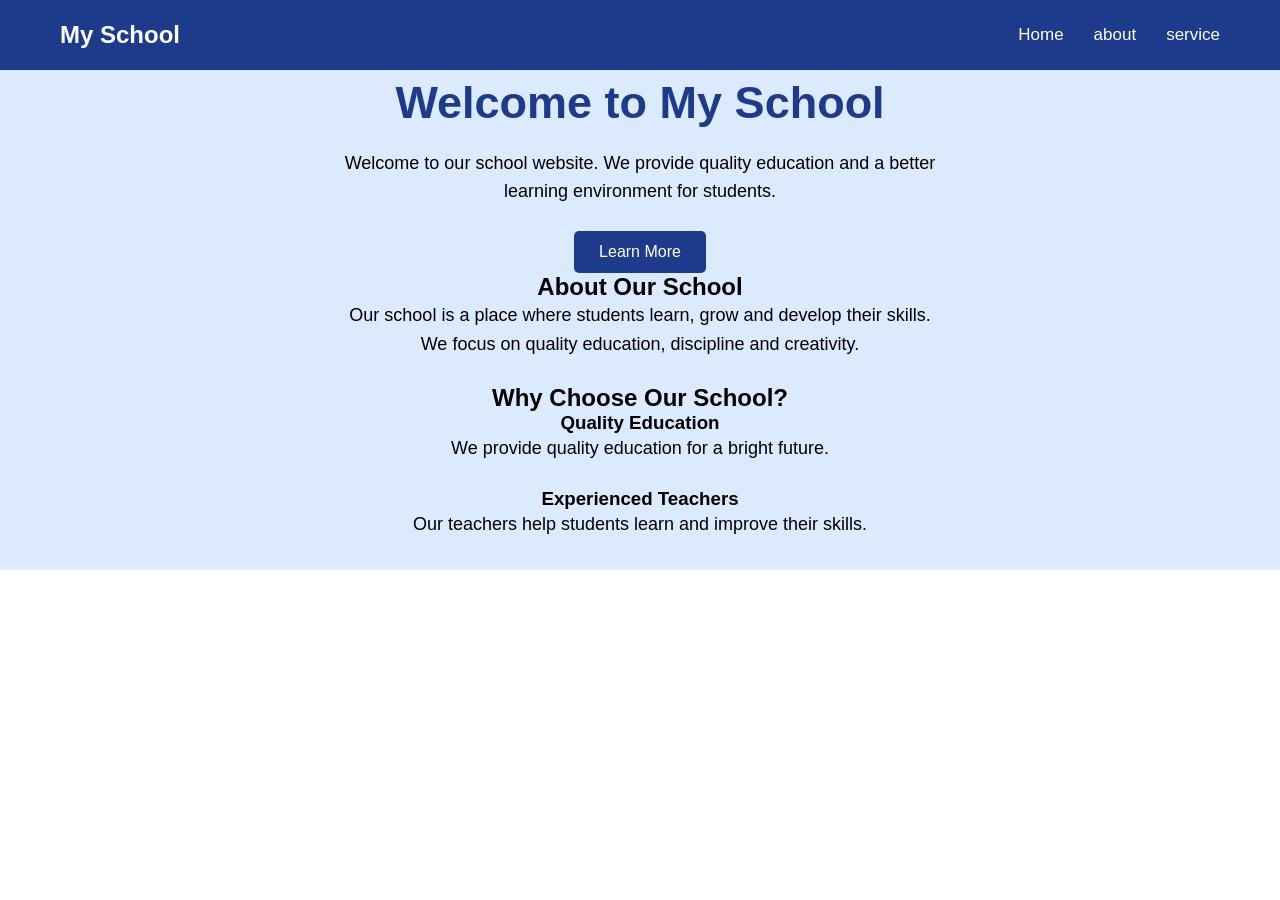
<file: index.html>
<!DOCTYPE html>
<html lang="en">

<head>
    <meta charset="UTF-8">
    <meta name="viewport" content="width=device-width, initial-scale=1.0">

    <title>My School</title>

    <link rel="stylesheet" href="style.css">
    
</head>

<body>
    <script src="script.js"></script>
    

    <!-- Navbar -->
    <nav>
        <h2>My School</h2>

        <ul>
            <li><a href="index.html">Home</a></li>
            <li><a href="about.html">about</a></li>
          <li><a href="service.html">service</a></li>
        </ul>
    </nav>


    <!-- Home Section -->
    <section class="home">

        <div class="home-text">

            <h1>Welcome to My School</h1>

            <p>
                Welcome to our school website.
                We provide quality education and
                a better learning environment for students.
            </p>
            <p id="message"></p>
            <button onclick="showMessage()">Learn More</button>
            <!-- About School -->

<section class="school-info">

    <h2>About Our School</h2>

    <p>
        Our school is a place where students learn,
        grow and develop their skills. We focus on
        quality education, discipline and creativity.
    </p>

</section>


<!-- Why Choose Us -->

<section class="why-us">

    <h2>Why Choose Our School?</h2>

    <div class="cards">

        <div class="card">
            <h3>Quality Education</h3>
            <p>
                We provide quality education
                for a bright future.
            </p>
        </div>

        <div class="card">
            <h3>Experienced Teachers</h3>
            <p>
                Our teachers help students
                learn and improve their skills.
            </p>
            
        </div>
        

            
        </body>
</file>
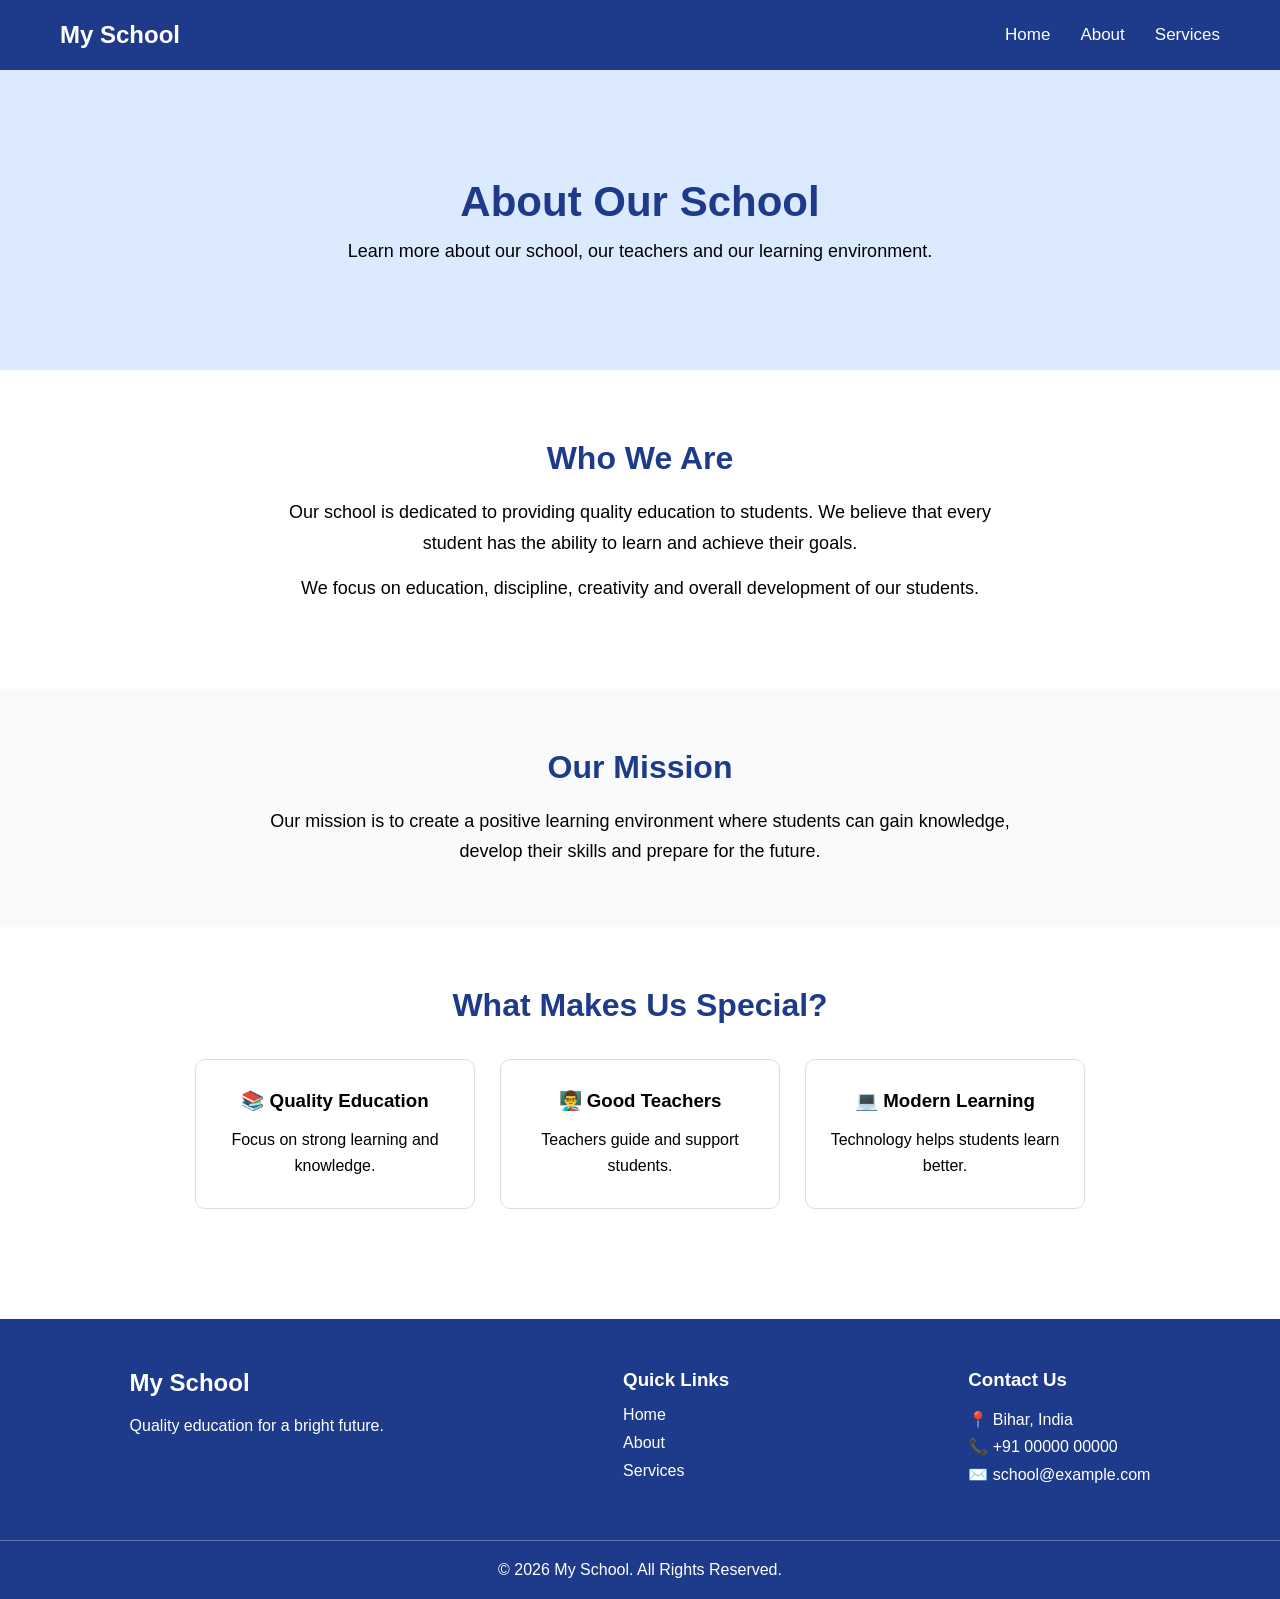
<file: about.html>
<!DOCTYPE html>
<html lang="en">

<head>
    <meta charset="UTF-8">
    <meta name="viewport" content="width=device-width, initial-scale=1.0">

    <title>About - My School</title>

    <link rel="stylesheet" href="style.css">
</head>

<body>

    <!-- Navbar -->

    <nav>
        <h2>My School</h2>

        <ul>
            <li>
                <a href="index.html">Home</a>
            </li>

            <li>
                <a href="about.html">About</a>
            </li>

            <li>
                <a href="#">Services</a>
            </li>
        </ul>
    </nav>


    <!-- About Hero -->

    <section class="about-hero">

        <h1>About Our School</h1>

        <p>
            Learn more about our school, our teachers
            and our learning environment.
        </p>

    </section>


    <!-- About School -->

    <section class="about-school">

        <div class="about-text">

            <h2>Who We Are</h2>

            <p>
                Our school is dedicated to providing
                quality education to students.
                We believe that every student has
                the ability to learn and achieve their goals.
            </p>

            <p>
                We focus on education, discipline,
                creativity and overall development
                of our students.
            </p>

        </div>

    </section>


    <!-- Mission -->

    <section class="mission">

        <h2>Our Mission</h2>

        <p>
            Our mission is to create a positive learning
            environment where students can gain knowledge,
            develop their skills and prepare for the future.
        </p>

    </section>


    <!-- School Features -->

    <section class="features">

        <h2>What Makes Us Special?</h2>

        <div class="feature-box">

            <div class="feature">
                <h3>📚 Quality Education</h3>
                <p>
                    Focus on strong learning and knowledge.
                </p>
            </div>

            <div class="feature">
                <h3>👨‍🏫 Good Teachers</h3>
                <p>
                    Teachers guide and support students.
                </p>
            </div>

            <div class="feature">
                <h3>💻 Modern Learning</h3>
                <p>
                    Technology helps students learn better.
                </p>
            </div>

        </div>

    </section>
    <!-- Footer -->

<footer>

    <div class="footer-box">

        <div>
            <h2>My School</h2>
            <p>
                Quality education for a bright future.
            </p>
        </div>


        <div>
            <h3>Quick Links</h3>

            <a href="index.html">Home</a>
            <a href="about.html">About</a>
            <a href="services.html">Services</a>
        </div>


        <div>
            <h3>Contact Us</h3>

            <p>📍 Bihar, India</p>
            <p>📞 +91 00000 00000</p>
            <p>✉️ school@example.com</p>
        </div>

    </div>


    <div class="copyright">
        <p>© 2026 My School. All Rights Reserved.</p>
    </div>

</footer>

</body>

</html>
</file>
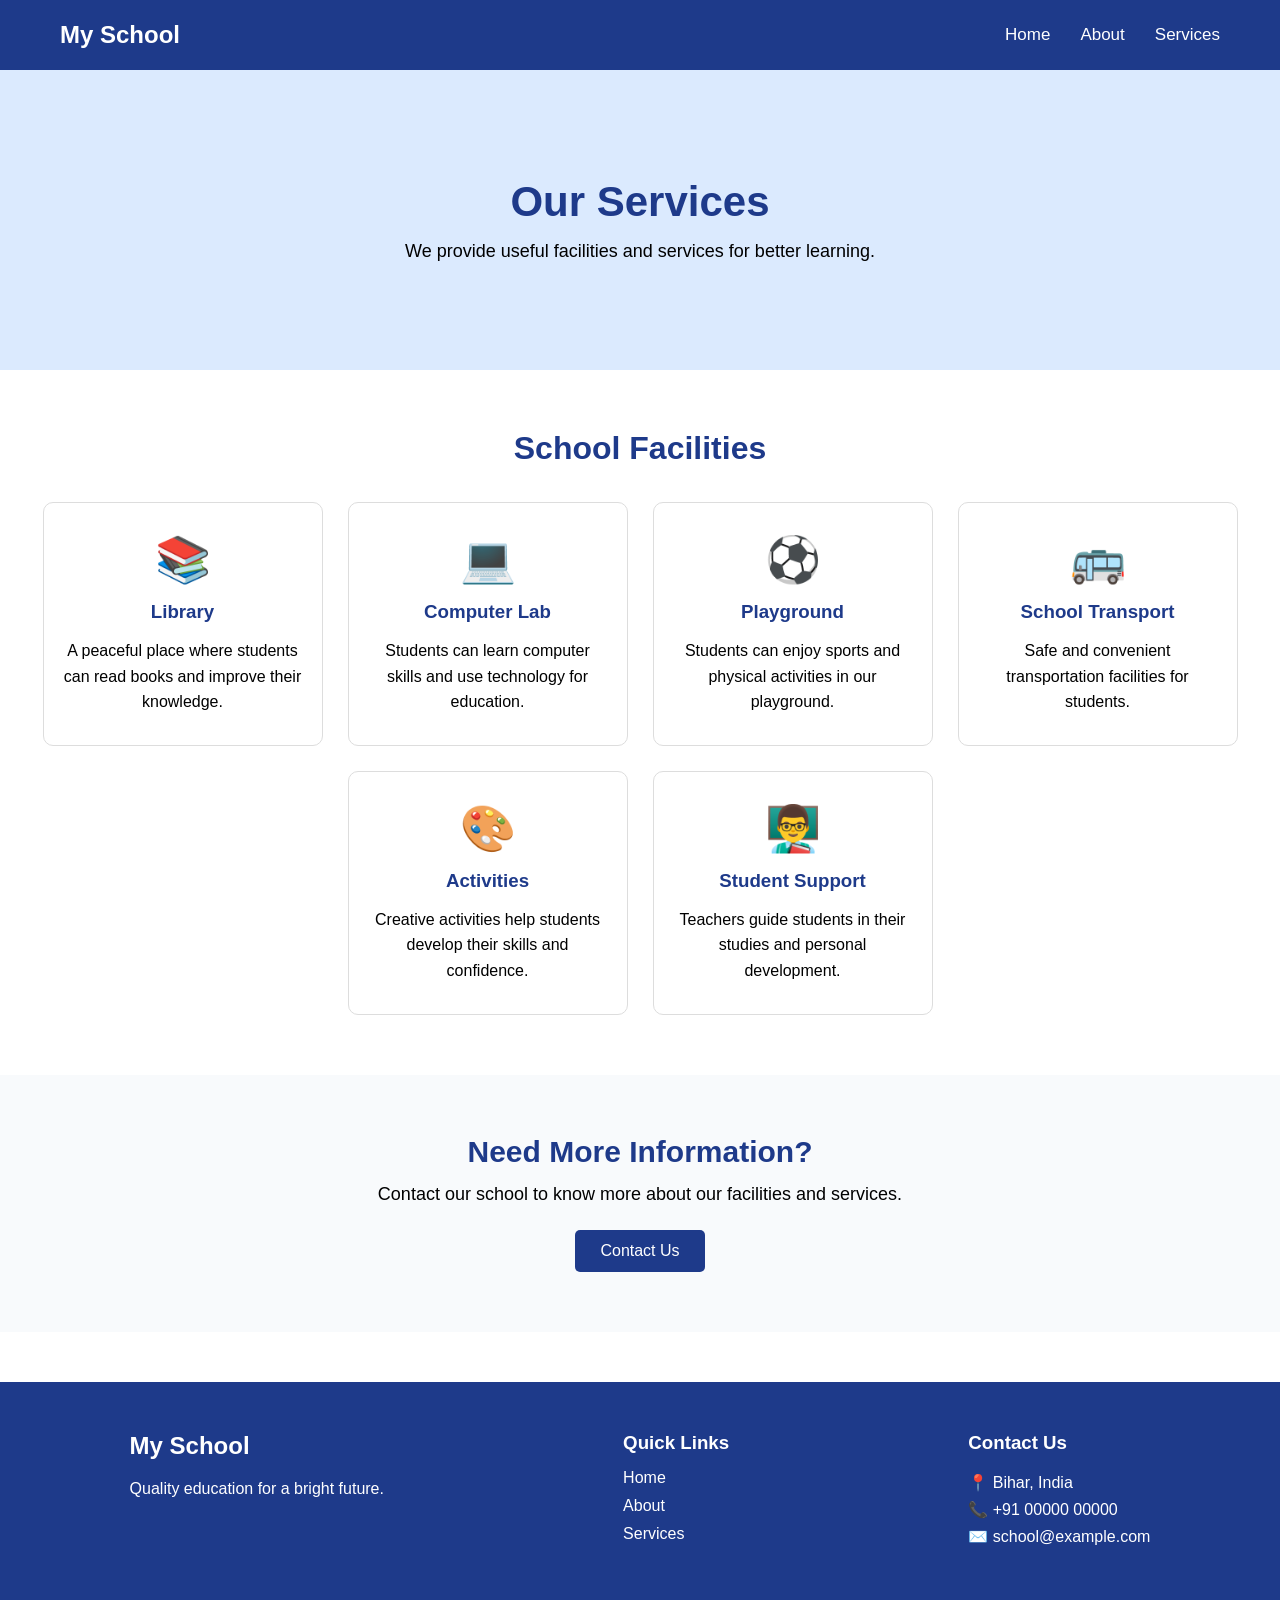
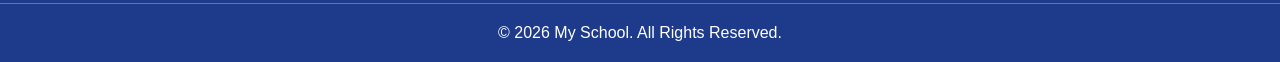
<file: service.html>
<!DOCTYPE html>
<html lang="en">

<head>
    <meta charset="UTF-8">
    <meta name="viewport" content="width=device-width, initial-scale=1.0">

    <title>Services - My School</title>

    <link rel="stylesheet" href="style.css">
</head>

<body>

    <!-- Navbar -->

    <nav>
        <h2>My School</h2>

        <ul>
            <li>
                <a href="index.html">Home</a>
            </li>

            <li>
                <a href="about.html">About</a>
            </li>

            <li>
                <a href="services.html">Services</a>
            </li>
        </ul>
    </nav>


    <!-- Services Hero -->

    <section class="services-hero">

        <h1>Our Services</h1>

        <p>
            We provide useful facilities and services
            for better learning.
        </p>

    </section>


    <!-- Services -->

    <section class="services">

        <h2>School Facilities</h2>

        <div class="service-box">

            <div class="service-card">

                <div class="service-icon">📚</div>

                <h3>Library</h3>

                <p>
                    A peaceful place where students
                    can read books and improve their knowledge.
                </p>

            </div>


            <div class="service-card">

                <div class="service-icon">💻</div>

                <h3>Computer Lab</h3>

                <p>
                    Students can learn computer skills
                    and use technology for education.
                </p>

            </div>


            <div class="service-card">

                <div class="service-icon">⚽</div>

                <h3>Playground</h3>

                <p>
                    Students can enjoy sports and
                    physical activities in our playground.
                </p>

            </div>


            <div class="service-card">

                <div class="service-icon">🚌</div>

                <h3>School Transport</h3>

                <p>
                    Safe and convenient transportation
                    facilities for students.
                </p>

            </div>


            <div class="service-card">

                <div class="service-icon">🎨</div>

                <h3>Activities</h3>

                <p>
                    Creative activities help students
                    develop their skills and confidence.
                </p>

            </div>


            <div class="service-card">

                <div class="service-icon">👨‍🏫</div>

                <h3>Student Support</h3>

                <p>
                    Teachers guide students in their
                    studies and personal development.
                </p>

            </div>

        </div>

    </section>


    <!-- Contact -->

    <section class="service-contact">

        <h2>Need More Information?</h2>

        <p>
            Contact our school to know more about
            our facilities and services.
        </p>

        <button>Contact Us</button>

    </section>
   <!-- Footer -->

<footer>

    <div class="footer-box">

        <div>
            <h2>My School</h2>
            <p>
                Quality education for a bright future.
            </p>
        </div>


        <div>
            <h3>Quick Links</h3>

            <a href="index.html">Home</a>
            <a href="about.html">About</a>
            <a href="services.html">Services</a>
        </div>


        <div>
            <h3>Contact Us</h3>

            <p>📍 Bihar, India</p>
            <p>📞 +91 00000 00000</p>
            <p>✉️ school@example.com</p>
        </div>

    </div>


    <div class="copyright">
        <p>© 2026 My School. All Rights Reserved.</p>
    </div>

</footer>

</body>

</html>
</file>
<file: style.css>
* {
    margin: 0;
    padding: 0;
    box-sizing: border-box;
}

body {
    font-family: Arial, sans-serif;
}


/* Navbar */

nav {
    height: 70px;
    background-color: #1e3a8a;

    display: flex;
    justify-content: space-between;
    align-items: center;

    padding: 0 60px;
}

nav h2 {
    color: white;
}

nav ul {
    display: flex;
    list-style: none;
    gap: 30px;
}

nav ul li a {
    color: white;
    text-decoration: none;
    font-size: 17px;
}


/* Home */

.home {
    height: 500px;

    background-color: #dbeafe;

    display: flex;
    justify-content: center;
    align-items: center;

    text-align: center;
}

.home-text {
    width: 600px;
}

.home h1 {
    font-size: 45px;
    color: #1e3a8a;
    margin-bottom: 20px;
}

.home p {
    font-size: 18px;
    line-height: 1.6;
    margin-bottom: 25px;
}

.home button {
    padding: 12px 25px;

    background-color: #1e3a8a;
    color: white;

    border: none;
    border-radius: 5px;

    font-size: 16px;
    cursor: pointer;
}


/* Welcome Section */

.welcome {
    padding: 60px 20px;
    text-align: center;
}

.welcome h2 {
    font-size: 32px;
    color: #1e3a8a;
    margin-bottom: 15px;
}

.welcome p {
    font-size: 18px;
}
/* About Hero */

.about-hero {
    height: 300px;
    background-color: #dbeafe;

    display: flex;
    flex-direction: column;
    justify-content: center;
    align-items: center;

    text-align: center;
}

.about-hero h1 {
    font-size: 42px;
    color: #1e3a8a;
    margin-bottom: 15px;
}

.about-hero p {
    font-size: 18px;
}


/* About School */

.about-school {
    padding: 70px 20px;
    text-align: center;
}

.about-text {
    max-width: 750px;
    margin: auto;
}

.about-text h2 {
    font-size: 32px;
    color: #1e3a8a;
    margin-bottom: 20px;
}

.about-text p {
    font-size: 18px;
    line-height: 1.7;
    margin-bottom: 15px;
}


/* Mission */

.mission {
    padding: 60px 20px;
    text-align: center;
    background-color: #f8fafc;
}

.mission h2 {
    font-size: 32px;
    color: #1e3a8a;
    margin-bottom: 20px;
}

.mission p {
    max-width: 750px;
    margin: auto;
    font-size: 18px;
    line-height: 1.7;
}


/* Features */

.features {
    padding: 60px 20px;
    text-align: center;
}

.features h2 {
    font-size: 32px;
    color: #1e3a8a;
    margin-bottom: 35px;
}

.feature-box {
    display: flex;
    justify-content: center;
    gap: 25px;
}

.feature {
    width: 280px;
    padding: 30px 20px;

    border: 1px solid #ddd;
    border-radius: 10px;
}

.feature h3 {
    margin-bottom: 15px;
}

.feature p {
    line-height: 1.6;
}
/* Services Hero */

.services-hero {
    height: 300px;

    background-color: #dbeafe;

    display: flex;
    flex-direction: column;
    justify-content: center;
    align-items: center;

    text-align: center;
}

.services-hero h1 {
    font-size: 42px;
    color: #1e3a8a;
    margin-bottom: 15px;
}

.services-hero p {
    font-size: 18px;
}


/* Services */

.services {
    padding: 60px 20px;
    text-align: center;
}

.services h2 {
    font-size: 32px;
    color: #1e3a8a;
    margin-bottom: 35px;
}

.service-box {
    display: flex;
    justify-content: center;
    flex-wrap: wrap;
    gap: 25px;
}

.service-card {
    width: 280px;
    padding: 30px 20px;

    border: 1px solid #ddd;
    border-radius: 10px;

    background-color: white;
}

.service-icon {
    font-size: 45px;
    margin-bottom: 15px;
}

.service-card h3 {
    color: #1e3a8a;
    margin-bottom: 15px;
}

.service-card p {
    line-height: 1.6;
}


/* Contact */

.service-contact {
    padding: 60px 20px;

    text-align: center;
    background-color: #f8fafc;
}

.service-contact h2 {
    font-size: 30px;
    color: #1e3a8a;
    margin-bottom: 15px;
}

.service-contact p {
    font-size: 18px;
    margin-bottom: 25px;
}

.service-contact button {
    padding: 12px 25px;

    background-color: #1e3a8a;
    color: white;

    border: none;
    border-radius: 5px;

    font-size: 16px;
}
/* Services Hero */

.services-hero {
    height: 300px;

    background-color: #dbeafe;

    display: flex;
    flex-direction: column;
    justify-content: center;
    align-items: center;

    text-align: center;
}

.services-hero h1 {
    font-size: 42px;
    color: #1e3a8a;
    margin-bottom: 15px;
}

.services-hero p {
    font-size: 18px;
}


/* Services */

.services {
    padding: 60px 20px;
    text-align: center;
}

.services h2 {
    font-size: 32px;
    color: #1e3a8a;
    margin-bottom: 35px;
}

.service-box {
    display: flex;
    justify-content: center;
    flex-wrap: wrap;
    gap: 25px;
}

.service-card {
    width: 280px;
    padding: 30px 20px;

    border: 1px solid #ddd;
    border-radius: 10px;

    background-color: white;
}

.service-icon {
    font-size: 45px;
    margin-bottom: 15px;
}

.service-card h3 {
    color: #1e3a8a;
    margin-bottom: 15px;
}

.service-card p {
    line-height: 1.6;
}


/* Contact */

.service-contact {
    padding: 60px 20px;

    text-align: center;
    background-color: #f8fafc;
}

.service-contact h2 {
    font-size: 30px;
    color: #1e3a8a;
    margin-bottom: 15px;
}

.service-contact p {
    font-size: 18px;
    margin-bottom: 25px;
}

.service-contact button {
    padding: 12px 25px;

    background-color: #1e3a8a;
    color: white;

    border: none;
    border-radius: 5px;

    font-size: 16px;
}
.card,
.feature,
.service-card {
    transition: 0.3s;
}

.card:hover,
.feature:hover,
.service-card:hover {
    transform: translateY(-8px);
    box-shadow: 0 8px 20px rgba(0, 0, 0, 0.15);
}
/* Footer */

footer {
    background-color: #1e3a8a;
    color: white;
    margin-top: 50px;
}

.footer-box {
    display: flex;
    justify-content: space-around;
    gap: 40px;

    padding: 50px 30px;
}

.footer-box h2 {
    margin-bottom: 15px;
}

.footer-box h3 {
    margin-bottom: 15px;
}

.footer-box p {
    line-height: 1.7;
}

.footer-box a {
    display: block;

    color: white;
    text-decoration: none;

    margin-bottom: 10px;
}

.footer-box a:hover {
    text-decoration: underline;
}

.copyright {
    text-align: center;

    padding: 20px;

    border-top: 1px solid rgba(255, 255, 255, 0.3);
}
</file>
